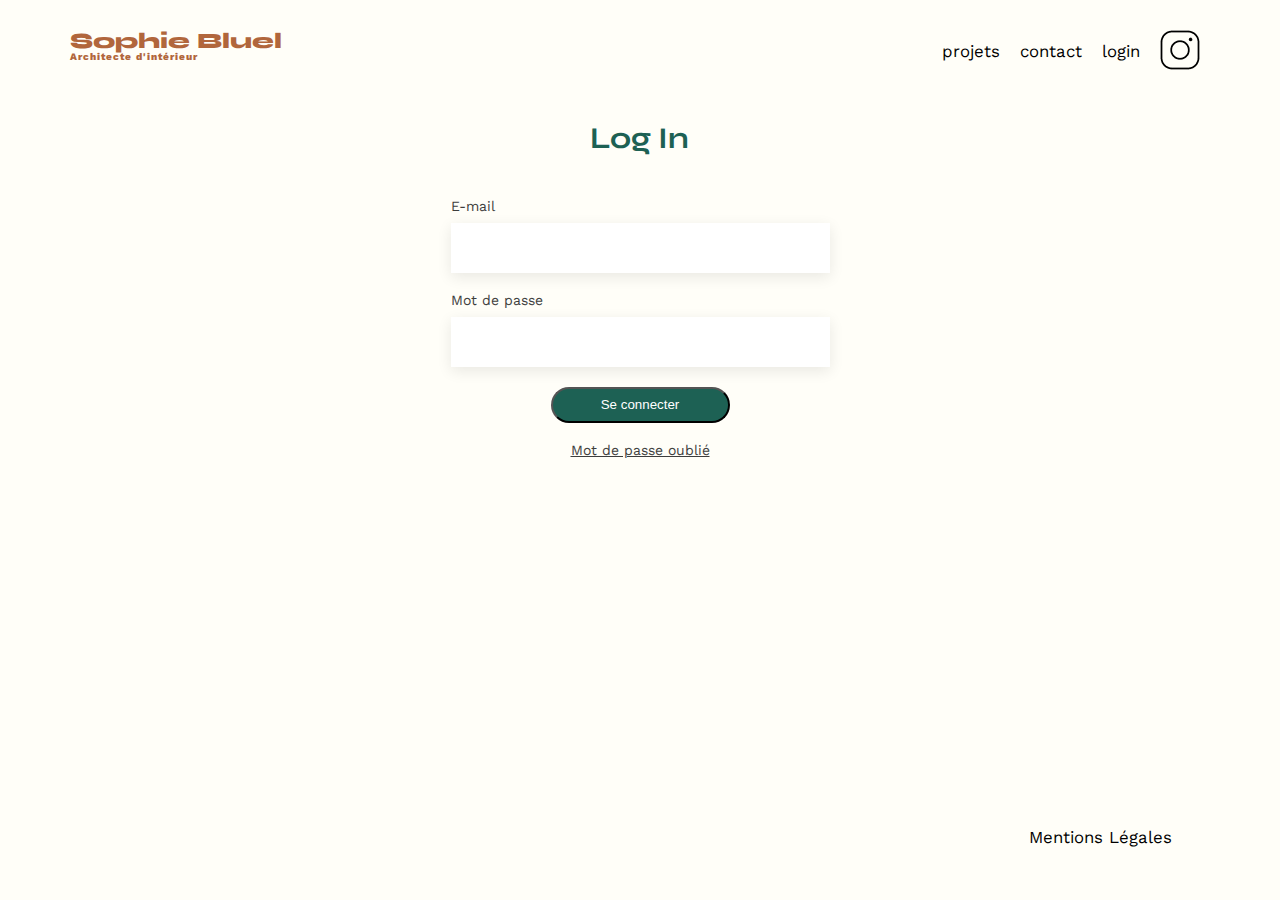
<file: FrontEnd/login.html>
<!DOCTYPE html>
<html lang="fr">

<head>
    <meta charset="UTF-8">
    <title>Sophie Bluel - Architecte d'intérieur</title>
    <meta name="viewport" content="width=device-width, initial-scale=1.0">
    <link rel="preconnect" href="https://fonts.googleapis.com">
    <link rel="preconnect" href="https://fonts.gstatic.com" crossorigin>
    <link href="https://fonts.googleapis.com/css2?family=Syne:wght@700;800&family=Work+Sans&display=swap"
        rel="stylesheet">
    <meta name="description" content="">
    <link rel="stylesheet" href="./assets/style.css">
</head>

<body>
    <header>
        <div class="bandeau">
            <h1>Sophie Bluel <span>Architecte d'intérieur</span></h1>
            <nav>
                <ul>
                    <li>projets</li>
                    <li>contact</li>
                    <li><a href="login.html">login</a></li>
                    <li><img src="./assets/icons/instagram.png" alt="Instagram"></li>
                </ul>
            </nav>
        </div>
    </header>

    <main class="connexion">

        <div class="login-container">

            <div class="nom-pageconnexion">
                <h2>Log In</h2>
            </div>

            <form action="/login" method="POST" id="loginFormulaire">
                <div class="email-connexion">
                    <label for="email">E-mail</label>
                    <input type="email" id="email" name="email" required>
                </div>

                <div class="mdp-connexion">
                    <label for="password">Mot de passe</label>
                    <input type="password" id="password" name="password" required>
                </div>
                <div class="btn-connexion">
                    <button type="submit" class="btn-motconnexion">Se connecter</button>
                </div>
            </form>

            <div class="lien-mdpoublie">
                <a href="#" class="oublie-password">Mot de passe oublié </a>
            </div>

            <div id="message"></div>

        </div>

    </main>


    <footer>
        <nav>
            <ul>
                <li>Mentions Légales</li>
            </ul>
        </nav>
    </footer>

    <script src="./assets/login.js"></script>
</body>

</html>
</file>
<file: FrontEnd/assets/style.css>
/* http://meyerweb.com/eric/tools/css/reset/
   v2.0 | 20110126
   License: none (public domain)
*/

* {
	box-sizing: border-box;
}

html, body, div, span, applet, object, iframe,
h1, h2, h3, h4, h5, h6, p, blockquote, pre,
a, abbr, acronym, address, big, cite, code,
del, dfn, em, img, ins, kbd, q, s, samp,
small, strike, strong, sub, sup, tt, var,
b, u, i, center,
dl, dt, dd, ol, ul, li,
fieldset, form, label, legend,
table, caption, tbody, tfoot, thead, tr, th, td,
article, aside, canvas, details, embed,
figure, figcaption, footer, header, hgroup,
menu, nav, output, ruby, section, summary,
time, mark, audio, video {
	margin: 0;
	padding: 0;
	border: 0;
	font-size: 100%;
	font: inherit;
	vertical-align: baseline;
}
/* HTML5 display-role reset for older browsers */
article, aside, details, figcaption, figure,
footer, header, hgroup, menu, nav, section {
	display: block;
}
body {
	line-height: 1;
}
ol, ul {
	list-style: none;
}
blockquote, q {
	quotes: none;
}
blockquote:before, blockquote:after,
q:before, q:after {
	content: '';
	content: none;
}
table {
	border-collapse: collapse;
	border-spacing: 0;
}
/** end reset css**/
body {
	max-width: 1140px;
	margin:auto;
	font-family: 'Work Sans' ;
	font-size: 14px;
	background: rgba(255, 254, 248, 1);

}

/* mise en forme du header */

header .bandeau {
	display: flex;
	justify-content: space-between;
	margin: 30px 0;
}

#edition {
	display: flex;
	color: white;
	justify-content: center;
	gap: 10px;
	align-items: center;
}

section {
	margin: 50px 0
}

h1{
	display: flex;
	flex-direction: column;
	font-family: 'Syne';
	font-size: 22px;
	font-weight: 800;
	color: #B1663C
}

h1 > span {
	font-family: 'Work Sans';
	font-size:10px;
	letter-spacing: 0.1em;
;
}

h2{
	font-family: 'Syne';
	font-weight: 700;
	font-size: 30px;
	color: #1D6154;
}
nav ul {
	display: flex;
	align-items: center;
	list-style-type: none;

}
nav li {
	padding: 0 10px;
	font-size: 1.2em;
	color: black;
}

nav li a {
	color: black;
	text-decoration: none;
}

#loginButton > button {
	font-family: 'Work Sans' ;
	font-size: 1.0em;
	background-color: transparent;
	border: none;
	cursor: pointer;
}

li:hover {
	color: #B1663C
}

li a:hover {
	color: #B1663C;
}

/* Mise en forme du descriptif  */ 
#introduction {
	display: flex;
	align-items: center;
}
#introduction figure {
	flex: 1
}
#introduction img {
	display: block;
	margin: auto;
	width: 80%;
}

#introduction article {
	flex: 1
}
#introduction h2 {
	margin-bottom: 1em;
}

#introduction p {
	margin-bottom: 0.5em;
}

/* Mise en forme du portfolio */

#portfolio h2 {
	text-align: center;
	margin-bottom: 1em;
}

#portfolio {
	padding-left: 50px
}

.portfolio-name {
	display: flex;
	flex-direction: row;
	justify-content: center;
}
#modification i {
	width: 10px;
	height: 10px;
	color: black;
}

#modification  {
	display: flex;
	gap: 10px;
	padding-left: 30px;
	padding-top: 10px;
	
}

#modification a {
	color: black;
	text-decoration: none;
}

.gallery {
	width: 100%;
	display: grid;
	grid-template-columns: 1fr 1fr 1fr;
	
}

.gallery img {
	width: 100%;
	max-height: 407px;
}

.img-gallery {
	width: 100%;
	max-width: 305px;
	margin-bottom: 15px;
}

.img-gallery h3 {
	font-family: 'Work Sans';
}

/* Mise en forme du formulaire contact */ 

#contact {
	width: 50%;
margin: auto;
}
#contact > * {
	text-align: center;

}
#contact h2{
	margin-bottom: 20px;
}
#contact form {
	text-align: left;
	margin-top:30px;
	display: flex;
	flex-direction: column;
}

#contact input {
	height: 50px;
	font-size: 1.2em;
	border: none;
	box-shadow: 0px 4px 14px rgba(0, 0, 0, 0.09);
}
#contact label {
	margin: 2em 0 1em 0;
}
#contact textarea {
	border: none;
	box-shadow: 0px 4px 14px rgba(0, 0, 0, 0.09);
}

input[type="submit"]{
	font-family: 'Syne';
	font-weight: 700;
	color: white;
	background-color: #1D6154;
	margin : 2em auto ;
	width: 180px;
	text-align: center;
	border-radius: 60px ;
}

/* Mise en forme du footer */ 

footer nav ul {
	display: flex;
	justify-content: flex-end;
	margin: 2em
}







#portfolio {
	margin-top: 100px;
}

#portfolio h2 {
	margin-bottom: 50px;
}

/* mise en forme du filtre de recherche */ 

.btn-filtre {
	display: flex;
	justify-content: center;
	gap : 10px;
	margin-bottom: 30px;
	font-size: 1.2em;
	
}

#filtre-1, #filtre-2, #filtre-3, #filtre-all {
	color: #1D6154;
	background-color: rgba(255, 254, 248, 1);
	border-radius: 60px;
	height: 30px;
	align-items: center;
	border: 1px solid rgba(29, 97, 84, 1);
	margin-bottom: 25px;
	font-weight: bold;
	font-family: 'Syne';
}

#filtre-1:hover, #filtre-2:hover, #filtre-3:hover, #filtre-all:hover {
	color: white;
	background-color: #1D6154;
}

#filtre-all {
	width: 100px;
	
}

#filtre-1 {
	width: 100px;
	
}

#filtre-2 {
	width: 157px;
	
}

#filtre-3 {
	width: 198px;
	
}


/* Mise en forme page de connexion   */

.connexion {
	display: flex;
	justify-content: center;
	margin-bottom: 300px;
	
}

.nom-pageconnexion {
	display: flex;
	justify-content: center;
}

.login-container {
	display: flex;
	flex-direction: column;
	background-color: white;
	padding: 20px;
	background-color: rgba(255, 254, 248, 1);
}

.login-container h2 {
	margin-bottom: 40px;
	width: 100px;
	height: 36px;
}

.email-connexion {
	display: flex;
	flex-direction: column;
	margin-bottom: 20px;
	color: rgba(255,255,255,1) ;
	
}

.email-connexion input {
	height: 50px;
	width: 379px;
	box-shadow: 0px 4px 14px 0px rgba(0, 0, 0, 0.09);
	border-style: hidden;

}

.email-connexion label {
	color: rgba(61, 61,61,1);
	padding-bottom: 10px;
}

.mdp-connexion {
	display: flex;
	flex-direction: column;
	margin-bottom: 20px;
	
}

.mdp-connexion label {
	color: rgba(61, 61,61,1);
	padding-bottom: 10px;
}

.mdp-connexion input {
	height: 50px;
	width: 379px;
	box-shadow: 0px 4px 14px 0px rgba(0, 0, 0, 0.09);
	border-style: hidden;

}

.btn-connexion {
	display: flex;
	justify-content: center;
}
.btn-motconnexion {
	display: flex;
	background-color: #1D6154;
	border-radius: 60px;
	width: 179px;
	height: 36px;
	color: white;
	justify-content: center;
	text-align: center;
	align-items: center;
}

.oublie-password {
	display: flex;
	text-align: center;
	margin-top: 20px;
	color: rgba(61, 61,61,1);
	text-decoration: underline;
	width: 139px;
	height: 16px;
}
.oublie-password:hover {
	text-decoration: underline;
}

.lien-mdpoublie {
	display: flex;
	justify-content: center;
}

#message {
	display: flex;
	justify-content: center;
	margin-top: 50px;
	color: red;

}

.modal {
	display: flex;
	justify-content: center;
	align-items: center;
	position: fixed;
	top: 0;
	left: 0;
	width: 100%;
	height: 100%;
	background: rgba(0, 0, 0, 0.3);
	
}

.modal-wrapper {
	display: flex;
	flex-direction: column;
	overflow: auto;
	width: 630px;
	height: 688px;
	padding: 20px;
	background-color: #fff;
}

.modal-wrapper h1 {
	display: flex;
	align-items: center;
	margin-top: 40px;
	margin-bottom: 50px;
	font-family: 'Work Sans' ;
	color: black;
	font-weight: normal;

}

.ajoutPhoto {
	display: flex;
	align-items: center;
	justify-content: center;
	width: 237px;
	height: 36px;
	margin-top: 40px;
	background-color: rgba(29, 97, 84, 1);
	color: white;
	border-radius: 60px;
	margin-left: 200px;
}

.modal-wrapper i {
	display: flex;
	justify-content: end;
}

.closeModal {
	background-color: white;
	border: none;
}

.closeModal2 {
	background-color: white;
	border: none;
}

#modalPhoto {
	width: 420px;
	margin-left: 100px;
	padding-bottom: 60px;
	display: inline-grid;
	grid-template-columns: repeat(5, 1fr);
	row-gap: 10px;
	border-bottom: 1px solid rgba(179, 179, 179, 1);
}

#modalPhoto img {
	width: 76px;
	height: 102px;

}

.insertPhoto {
	display: flex;
	flex-direction: column;
	width: 420px;
	margin-left: 100px;
}

.image-container {
    position: relative;
    display: inline-block;
}

.trash-icon {
    position: absolute;
	display: flex;
	align-items: center;
	padding-right: 4px;
    top: 5px;
    right: 10px;
    color: white;
    cursor: default;
    width: 17px ;
	height: 17px;
	border-radius: 2px;
	background-color: black;
	cursor: pointer;
}	

#photoUpload {
	visibility: hidden;
}

#nomModal2 {
	height: 30px;
	font-family: Work Sans;
	font-size: 26px;
	font-weight: 400;
	line-height: 30.5px;
	text-align: center;

}

#enteteModalPhoto {
	display: flex;
	flex-direction: column;
	justify-content: center;
	align-items: center;
	width: 420px;
	height: 169px;
	border-radius: 3px;
	background: rgba(232, 241, 246, 1);
	margin-bottom: 30px;
}

#previewImage {
	display:none;
	max-width: 129px;
	max-height: 169px;
}

.fa-5x {
	width: 76px;
	height: 76px;
	color: rgba(185, 197, 204, 1);

	
}

#insertImg {
	width: 173px;
	height: 36px;
	border-radius: 50px;
	background: rgba(203, 214, 220, 1);
	z-index: 1;
}

.photoInsertion {
	z-index: 0;
}

.upload-btn {
	font-family: 'Work Sans';
	display: inline-block;
	width: 173px;
	height: 36px;
	font-size: 14px;
	color: rgba(48, 102, 133, 1);
	background-color: rgba(203, 214, 220, 1);
	border: none;
	border-radius: 50px;
	cursor: pointer;
	text-align: center;
	
}

input[type="file"] {
	display: none;
}

.textInsertImg {
	display: flex;
	justify-content: center;
	padding-top: 10px;
}

#insertImgText {
	font-family: Work Sans;
	font-size: 10px;
	font-weight: 400;
	line-height: 11.73px;
	text-align: center;
margin-top: 10px;
}

#insertTitle {
	width: 32px;
	height: 16px;
	font-family: Work Sans;
	font-size: 14px;
	font-weight: 500;
	line-height: 16.42px;
	text-align: left;
margin-bottom: 10px;

}

#insertTitle1 {
	background: rgba(255, 255, 255, 1);
	box-shadow: 0px 4px 14px 0px rgba(0, 0, 0, 0.09);
	width: 420px;
	height: 51px;
	border: none;
}

#grpTitle {
	margin-bottom: 20px;
}

#insertCat {
	font-weight: 500;
	font-family: 'Work sans';
	width: 65px;
	height: 16px;
	margin-bottom: 10px;
}

#filtreCategories {
	background: rgba(255, 255, 255, 1);
	box-shadow: 0px 4px 14px 0px rgba(0, 0, 0, 0.09);
	width: 420px;
	height: 51px;
	border: none;
}

#grpCat {
	padding-bottom: 50px;
	border-bottom: 1px solid rgba(179, 179, 179, 1);
}

#validateBtn {
	display: flex;
	justify-content: center;
	margin-top: 30px;
}

#validatePhoto {
	width: 237px;
	height: 36px;
	border-radius: 60px;
	color: rgba(255, 255, 255, 1);
	background: rgba(167, 167, 167, 1);
	font-family: Syne;
	font-size: 14px;
	font-weight: 700;
	line-height: 16.8px;
	text-align: center;
}


.group-cat {
	display: flex;
	flex-direction: column;
	gap: 12px;
}

.image-category-select {
	width: 100%;
	padding: 8px;
	background-color: white;
	border: none;
	border: 1px solid rgba(0, 0, 0, 0.5);
	border-radius: 5px;
}
</file>
